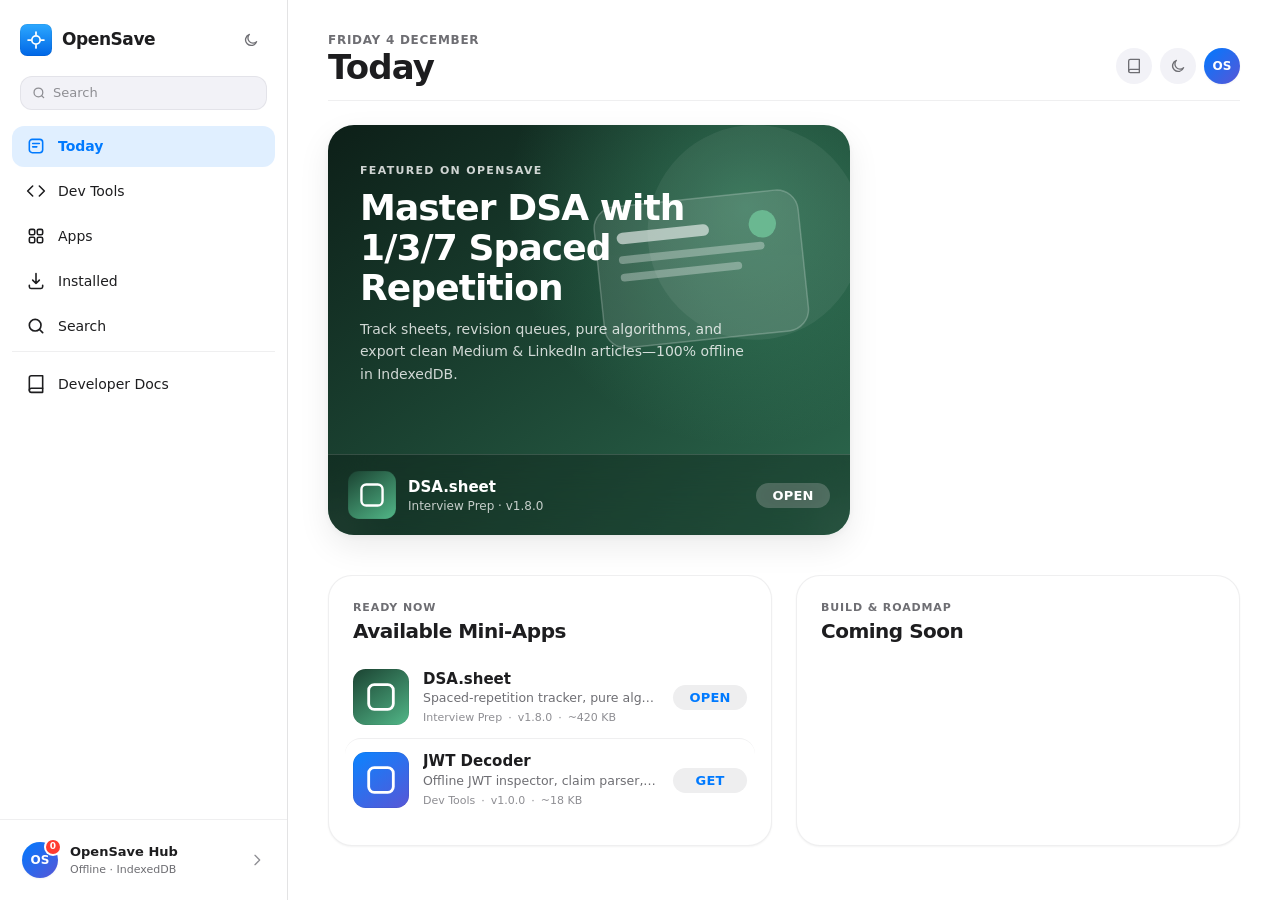
<file: index.html>
<!DOCTYPE html>
<html lang="en-IN" data-theme="light">
<head>
  <meta charset="UTF-8" />
  <meta name="viewport" content="width=device-width, initial-scale=1.0, viewport-fit=cover" />
  <meta name="theme-color" content="#ffffff" />
  <meta name="description" content="OpenSave — Free, offline-first productivity and developer mini-apps hub." />
  <title>OpenSave</title>
  <link rel="manifest" href="./manifest.webmanifest" />
  <link rel="icon" type="image/svg+xml" href="./icons/opensave-icon.svg" />

  <!-- 100% Local Offline Stylesheet (Zero CDN dependency) -->
  <link rel="stylesheet" href="./styles/appstore.css" />
  <link rel="stylesheet" href="./styles/devhub.css" />

  <style>
    /* =========================================================
       DESIGN TOKENS: LIGHT & DARK MODE (iOS / iPadOS / macOS)
       ========================================================= */
    :root {
      --bg-primary: #ffffff;
      --bg-secondary: #f2f2f7;
      --bg-elevated: #ffffff;
      --bg-grouped: #f5f5f7;
      --bg-glass: rgba(255, 255, 255, 0.78);
      --bg-glass-strong: rgba(248, 248, 250, 0.88);
      --bg-pill: #eeeeef;
      --bg-pill-hover: #e2e2e7;
      --text-primary: #1d1d1f;
      --text-secondary: #6e6e73;
      --text-tertiary: #8e8e93;
      --hairline: rgba(60, 60, 67, 0.14);
      --hairline-subtle: rgba(60, 60, 67, 0.08);
      --accent: #007aff;
      --accent-hover: #0066d6;
      --accent-soft: rgba(0, 122, 255, 0.12);
      --card-shadow: 0 12px 32px rgba(0, 0, 0, 0.08), 0 2px 6px rgba(0, 0, 0, 0.04);
      --card-shadow-hover: 0 18px 42px rgba(0, 0, 0, 0.13), 0 4px 10px rgba(0, 0, 0, 0.06);
      --modal-backdrop: rgba(0, 0, 0, 0.45);
      --star-color: #ff9500;
    }

    [data-theme="dark"] {
      --bg-primary: #000000;
      --bg-secondary: #1c1c1e;
      --bg-elevated: #1c1c1e;
      --bg-grouped: #141416;
      --bg-glass: rgba(28, 28, 30, 0.78);
      --bg-glass-strong: rgba(22, 22, 24, 0.9);
      --bg-pill: #2c2c2e;
      --bg-pill-hover: #3a3a3c;
      --text-primary: #f5f5f7;
      --text-secondary: #98989d;
      --text-tertiary: #6e6e73;
      --hairline: rgba(255, 255, 255, 0.14);
      --hairline-subtle: rgba(255, 255, 255, 0.08);
      --accent: #0a84ff;
      --accent-hover: #409cff;
      --accent-soft: rgba(10, 132, 255, 0.18);
      --card-shadow: 0 14px 36px rgba(0, 0, 0, 0.5), 0 2px 8px rgba(0, 0, 0, 0.35);
      --card-shadow-hover: 0 20px 48px rgba(0, 0, 0, 0.65), 0 4px 12px rgba(0, 0, 0, 0.45);
      --modal-backdrop: rgba(0, 0, 0, 0.72);
      --star-color: #ff9f0a;
    }

    html {
      scroll-behavior: smooth;
      -webkit-font-smoothing: antialiased;
      -moz-osx-font-smoothing: grayscale;
    }

    body {
      background-color: var(--bg-primary);
      color: var(--text-primary);
      font-family: -apple-system, BlinkMacSystemFont, "SF Pro Display", "SF Pro Text", "Inter", system-ui, sans-serif;
      transition: background-color 0.28s ease, color 0.28s ease;
    }

    .surface-primary { background-color: var(--bg-primary); }
    .surface-secondary { background-color: var(--bg-secondary); }
    .surface-elevated { background-color: var(--bg-elevated); }
    .surface-grouped { background-color: var(--bg-grouped); }
    .surface-glass {
      background-color: var(--bg-glass);
      backdrop-filter: blur(22px) saturate(180%);
      -webkit-backdrop-filter: blur(22px) saturate(180%);
    }
    .surface-glass-strong {
      background-color: var(--bg-glass-strong);
      backdrop-filter: blur(26px) saturate(190%);
      -webkit-backdrop-filter: blur(26px) saturate(190%);
    }
    .text-main { color: var(--text-primary); }
    .text-sub { color: var(--text-secondary); }
    .text-muted { color: var(--text-tertiary); }
    .border-hairline { border-color: var(--hairline); }
    .border-hairline-subtle { border-color: var(--hairline-subtle); }
    .accent-text { color: var(--accent); }
    .accent-bg { background-color: var(--accent); }

    .no-scrollbar::-webkit-scrollbar { display: none; }
    .no-scrollbar { -ms-overflow-style: none; scrollbar-width: none; }

    .squircle {
      border-radius: 22.5%;
      overflow: hidden;
      box-shadow: inset 0 0 0 0.5px rgba(0, 0, 0, 0.1);
    }

    .story-card {
      box-shadow: var(--card-shadow);
      transition: transform 0.35s cubic-bezier(0.22, 1, 0.36, 1), box-shadow 0.35s cubic-bezier(0.22, 1, 0.36, 1);
    }
    .story-card:hover {
      transform: translateY(-4px) scale(1.008);
      box-shadow: var(--card-shadow-hover);
    }
    .story-card:active { transform: scale(0.985); }

    .get-btn {
      background-color: var(--bg-pill);
      color: var(--accent);
      font-weight: 700;
      letter-spacing: 0.01em;
      transition: background-color 0.2s ease, transform 0.15s ease, color 0.2s ease;
    }
    .get-btn:hover { background-color: var(--bg-pill-hover); }
    .get-btn:active { transform: scale(0.95); }
    .get-btn-solid { background-color: var(--accent); color: #ffffff; }
    .get-btn-solid:hover { background-color: var(--accent-hover); }
    .get-btn-glass {
      background-color: rgba(255, 255, 255, 0.22);
      color: #ffffff;
      backdrop-filter: blur(12px);
    }
    .get-btn-glass:hover { background-color: rgba(255, 255, 255, 0.34); }

    .progress-ring-circle {
      transition: stroke-dashoffset 0.09s linear;
      transform: rotate(-90deg);
      transform-origin: 50% 50%;
    }

    .sidebar-item {
      color: var(--text-primary);
      transition: background-color 0.18s ease, color 0.18s ease;
    }
    .sidebar-item:hover { background-color: var(--bg-pill); }
    .sidebar-item[aria-current="page"] {
      background-color: var(--accent-soft);
      color: var(--accent);
      font-weight: 600;
    }

    .mobile-tab { color: var(--text-tertiary); transition: color 0.18s ease; }
    .mobile-tab[aria-current="page"] { color: var(--accent); }

    .cat-pill {
      background-color: var(--bg-pill);
      color: var(--text-primary);
      transition: background-color 0.2s ease, color 0.2s ease, transform 0.15s ease;
    }
    .cat-pill:hover { background-color: var(--bg-pill-hover); }
    .cat-pill[aria-pressed="true"] { background-color: var(--accent); color: #ffffff; }

    .modal-backdrop {
      background-color: var(--modal-backdrop);
      backdrop-filter: blur(10px);
      -webkit-backdrop-filter: blur(10px);
      transition: opacity 0.24s ease;
    }
    .modal-sheet {
      transition: transform 0.32s cubic-bezier(0.22, 1, 0.36, 1), opacity 0.24s ease;
    }

    @keyframes viewFadeIn {
      from { opacity: 0; transform: translateY(6px); }
      to { opacity: 1; transform: translateY(0); }
    }
    .view-enter { animation: viewFadeIn 0.26s cubic-bezier(0.22, 1, 0.36, 1); }

    .pb-safe-tab { padding-bottom: calc(5.5rem + env(safe-area-inset-bottom, 0px)); }
    @media (min-width: 768px) { .pb-safe-tab { padding-bottom: 3rem; } }
  </style>
</head>
<body class="overflow-x-hidden selection:bg-[#007aff] selection:text-white">

  <div class="min-h-screen flex">

    <!-- DESKTOP TRANSLUCENT LEFT SIDEBAR -->
    <aside
      aria-label="Primary Sidebar Navigation"
      class="hidden md:flex md:flex-col md:w-64 lg:w-72 shrink-0 sticky top-0 h-screen surface-glass border-r border-hairline z-30 select-none"
    >
      <div class="px-5 pt-6 pb-4">
        <div class="flex items-center justify-between mb-5">
          <div class="flex items-center gap-2.5">
            <div class="w-8 h-8 squircle flex items-center justify-center bg-gradient-to-b from-[#2ca8ff] to-[#0066e6] shadow-sm">
              <svg class="w-5 h-5 text-white" viewBox="0 0 24 24" fill="none" stroke="currentColor" stroke-width="2.1" stroke-linecap="round" aria-hidden="true">
                <circle cx="12" cy="12" r="5" />
                <path d="M12 2.5v3M12 18.5v3M2.5 12h3M18.5 12h3" />
              </svg>
            </div>
            <span class="text-[17px] font-bold tracking-tight text-main">OpenSave</span>
          </div>

          <button
            type="button"
            id="sidebarThemeToggle"
            class="w-8 h-8 rounded-full flex items-center justify-center text-sub hover:text-main hover:bg-black/5 dark:hover:bg-white/10 transition"
            aria-label="Toggle Light and Dark mode"
            title="Toggle appearance"
          >
            <span class="theme-icon-slot"></span>
          </button>
        </div>

        <div class="relative">
          <svg class="w-3.5 h-3.5 text-muted absolute left-3 top-1/2 -translate-y-1/2 pointer-events-none" fill="none" stroke="currentColor" stroke-width="2.2" viewBox="0 0 24 24" aria-hidden="true">
            <circle cx="11" cy="11" r="7.5" />
            <path stroke-linecap="round" d="M20 20l-3.8-3.8" />
          </svg>
          <input
            type="search"
            id="sidebarQuickSearch"
            placeholder="Search"
            aria-label="Quick search OpenSave apps"
            class="w-full pl-8 pr-3 py-1.5 rounded-xl text-[13px] surface-secondary text-main placeholder:text-muted border border-hairline-subtle focus:outline-none focus:ring-2 focus:ring-[#007aff]"
          />
        </div>
      </div>

      <nav class="flex-1 px-3 space-y-1 overflow-y-auto" id="desktopSidebarNav"></nav>

      <!-- Sidebar Footer: Account & Storage Profile Pill -->
      <div class="p-3 border-t border-hairline-subtle">
        <button
          type="button"
          id="sidebarAccountBtn"
          class="w-full flex items-center gap-3 p-2.5 rounded-2xl hover:bg-black/5 dark:hover:bg-white/5 transition text-left focus:outline-none focus-visible:ring-2 focus-visible:ring-[#007aff]"
          aria-label="Open Account, Storage and Updates"
        >
          <div class="relative shrink-0">
            <div class="w-9 h-9 rounded-full bg-gradient-to-br from-[#007aff] to-[#5856d6] text-white text-xs font-bold flex items-center justify-center shadow-sm">
              OS
            </div>
            <span id="sidebarUpdateDot" class="hidden absolute -top-0.5 -right-0.5 w-3.5 h-3.5 rounded-full bg-[#ff3b30] text-white text-[9px] font-bold flex items-center justify-center ring-2 ring-[var(--bg-primary)]"></span>
          </div>
          <div class="min-w-0 flex-1">
            <p class="text-[13px] font-semibold text-main truncate">OpenSave Hub</p>
            <p id="sidebarUpdatesLabel" class="text-[11px] text-sub truncate">Offline · IndexedDB</p>
          </div>
          <svg class="w-4 h-4 text-muted shrink-0" fill="none" stroke="currentColor" stroke-width="2" viewBox="0 0 24 24" aria-hidden="true">
            <path stroke-linecap="round" stroke-linejoin="round" d="M9 5l7 7-7 7" />
          </svg>
        </button>
      </div>
    </aside>

    <!-- MAIN CONTENT VIEWPORT -->
    <div class="flex-1 min-w-0 flex flex-col">
      <main id="mainContent" class="flex-1 w-full max-w-6xl mx-auto px-4 sm:px-6 lg:px-10 pt-5 sm:pt-8 pb-safe-tab"></main>
    </div>
  </div>

  <!-- MOBILE FROSTED-GLASS BOTTOM TAB BAR -->
  <nav
    aria-label="Mobile Tab Navigation"
    id="mobileBottomNav"
    class="md:hidden fixed bottom-0 inset-x-0 z-30 surface-glass-strong border-t border-hairline px-2 pt-1.5 pb-[calc(0.45rem+env(safe-area-inset-bottom,0px))] grid grid-cols-5"
  ></nav>

  <!-- APP DETAIL MODAL (PRODUCT SHEET) -->
  <div
    id="productModal"
    class="fixed inset-0 z-50 hidden items-end sm:items-center justify-center sm:p-6"
    role="dialog"
    aria-modal="true"
    aria-labelledby="detailAppTitle"
  >
    <div id="productModalBackdrop" class="modal-backdrop fixed inset-0 opacity-0"></div>
    <div
      id="productModalSheet"
      class="modal-sheet relative z-10 w-full max-w-3xl max-h-[92vh] sm:max-h-[88vh] overflow-y-auto surface-elevated rounded-t-[28px] sm:rounded-[28px] border border-hairline shadow-2xl opacity-0 translate-y-8 sm:translate-y-4 sm:scale-95"
    >
      <div class="sticky top-0 z-20 surface-glass border-b border-hairline-subtle px-5 py-3 flex items-center justify-between">
        <span id="detailSheetCategory" class="text-xs font-semibold uppercase tracking-wider text-sub">App Details</span>
        <button
          type="button"
          id="closeProductModalBtn"
          class="w-8 h-8 rounded-full surface-secondary text-sub hover:text-main flex items-center justify-center transition focus:outline-none focus-visible:ring-2 focus-visible:ring-[#007aff]"
          aria-label="Close App Details"
        >
          <svg class="w-4 h-4" fill="none" stroke="currentColor" stroke-width="2.4" viewBox="0 0 24 24" aria-hidden="true">
            <path stroke-linecap="round" d="M6 6l12 12M18 6L6 18" />
          </svg>
        </button>
      </div>
      <div id="productModalBody" class="p-5 sm:p-7 space-y-7"></div>
    </div>
  </div>

  <!-- ACCOUNT, STORAGE & UPDATES MODAL -->
  <div
    id="accountModal"
    class="fixed inset-0 z-50 hidden items-end sm:items-center justify-center sm:p-6"
    role="dialog"
    aria-modal="true"
    aria-labelledby="accountModalTitle"
  >
    <div id="accountModalBackdrop" class="modal-backdrop fixed inset-0 opacity-0"></div>
    <div
      id="accountModalSheet"
      class="modal-sheet relative z-10 w-full max-w-lg max-h-[90vh] overflow-y-auto surface-grouped rounded-t-[28px] sm:rounded-[28px] border border-hairline shadow-2xl opacity-0 translate-y-8 sm:translate-y-4 sm:scale-95"
    >
      <div class="sticky top-0 z-20 surface-glass border-b border-hairline-subtle px-5 py-3.5 flex items-center justify-between">
        <h2 id="accountModalTitle" class="text-[17px] font-bold tracking-tight text-main">Account &amp; Storage</h2>
        <button
          type="button"
          id="closeAccountModalBtn"
          class="text-[15px] font-semibold accent-text hover:opacity-80 transition px-2 py-1 rounded-lg focus:outline-none focus-visible:ring-2 focus-visible:ring-[#007aff]"
        >
          Done
        </button>
      </div>
      <div id="accountModalBody" class="p-5 space-y-6"></div>
    </div>
  </div>


  <!-- ADD APP (.ZIP SIDELOAD) MODAL -->
  <div
    id="addAppModal"
    class="fixed inset-0 z-50 hidden items-end sm:items-center justify-center sm:p-6"
    role="dialog"
    aria-modal="true"
    aria-labelledby="addAppModalTitle"
  >
    <div id="addAppModalBackdrop" class="modal-backdrop fixed inset-0 opacity-0"></div>
    <div
      id="addAppModalSheet"
      class="modal-sheet relative z-10 w-full max-w-lg max-h-[90vh] overflow-y-auto surface-grouped rounded-t-[28px] sm:rounded-[28px] border border-hairline shadow-2xl opacity-0 translate-y-8 sm:translate-y-4 sm:scale-95"
    >
      <div class="sticky top-0 z-20 surface-glass border-b border-hairline-subtle px-5 py-3.5 flex items-center justify-between">
        <h2 id="addAppModalTitle" class="text-[17px] font-bold tracking-tight text-main">Add Mini-App (.ZIP)</h2>
        <button
          type="button"
          id="closeAddAppModalBtn"
          class="text-[15px] font-semibold accent-text hover:opacity-80 transition px-2 py-1 rounded-lg"
        >
          Cancel
        </button>
      </div>
      <div id="addAppModalBody" class="p-5 space-y-6"></div>
    </div>
  </div>

  <!-- PUBLISH TO SERVER MODAL -->
  <div
    id="publishModal"
    class="fixed inset-0 z-50 hidden items-end sm:items-center justify-center sm:p-6"
    role="dialog"
    aria-modal="true"
    aria-labelledby="publishModalTitle"
  >
    <div id="publishModalBackdrop" class="modal-backdrop fixed inset-0 opacity-0"></div>
    <div
      id="publishModalSheet"
      class="modal-sheet relative z-10 w-full max-w-lg max-h-[90vh] overflow-y-auto surface-grouped rounded-t-[28px] sm:rounded-[28px] border border-hairline shadow-2xl opacity-0 translate-y-8 sm:translate-y-4 sm:scale-95"
    >
      <div class="sticky top-0 z-20 surface-glass border-b border-hairline-subtle px-5 py-3.5 flex items-center justify-between">
        <h2 id="publishModalTitle" class="text-[17px] font-bold tracking-tight text-main">Publish to OpenSave</h2>
        <button
          type="button"
          id="closePublishModalBtn"
          class="text-[15px] font-semibold accent-text hover:opacity-80 transition px-2 py-1 rounded-lg"
        >
          Close
        </button>
      </div>
      <div id="publishModalBody" class="p-5 space-y-6"></div>
    </div>
  </div>

  <!-- EMBEDDED MINI-APP WORKSPACE HOST -->
  <div id="workspaceHost" class="fixed inset-0 z-50 hidden flex-col surface-primary">
    <div class="h-12 px-4 surface-glass-strong border-b border-hairline flex items-center justify-between gap-3">
      <div class="flex items-center gap-3 min-w-0">
        <button
          type="button"
          id="closeWorkspaceBtn"
          class="get-btn px-3.5 py-1 rounded-full text-xs inline-flex items-center gap-1.5"
        >
          <svg class="w-3.5 h-3.5" fill="none" stroke="currentColor" stroke-width="2.4" viewBox="0 0 24 24"><path stroke-linecap="round" stroke-linejoin="round" d="M15 19l-7-7 7-7"/></svg>
          <span>OpenSave</span>
        </button>
        <span id="workspaceTitle" class="text-sm font-bold text-main truncate"></span>
        <span id="workspaceVer" class="text-[11px] text-sub hidden sm:inline"></span>
      </div>
      <button
        type="button"
        id="openWorkspaceTabBtn"
        class="get-btn px-3.5 py-1 rounded-full text-xs inline-flex items-center gap-1.5"
      >
        <span>Open in Tab</span>
        <svg class="w-3.5 h-3.5" fill="none" stroke="currentColor" stroke-width="2.2" viewBox="0 0 24 24"><path stroke-linecap="round" stroke-linejoin="round" d="M18 13v6a2 2 0 0 1-2 2H5a2 2 0 0 1-2-2V8a2 2 0 0 1 2-2h6M15 3h6v6M10 14 21 3"/></svg>
      </button>
    </div>
    <iframe id="workspaceFrame" class="flex-1 w-full border-0 surface-primary" title="Mini-App Workspace"></iframe>
  </div>

  <!-- SUBTLE FLOATING TOAST NOTIFICATION -->
  <div
    id="toastContainer"
    role="status"
    aria-live="polite"
    class="fixed top-5 left-1/2 -translate-x-1/2 z-[60] pointer-events-none opacity-0 -translate-y-3 transition-all duration-300"
  >
    <div class="px-4 py-2.5 rounded-full surface-glass-strong border border-hairline shadow-xl flex items-center gap-2.5 text-xs sm:text-[13px] font-semibold text-main">
      <span class="w-5 h-5 rounded-full bg-[#34c759]/15 text-[#34c759] flex items-center justify-center shrink-0">
        <svg class="w-3.5 h-3.5" fill="none" stroke="currentColor" stroke-width="2.5" viewBox="0 0 24 24" aria-hidden="true">
          <path stroke-linecap="round" stroke-linejoin="round" d="M5 13l4 4L19 7" />
        </svg>
      </span>
      <span id="toastMessage">Ready</span>
    </div>
  </div>

  <script type="module" src="./src/main.js"></script>
</body>
</html>
</file>
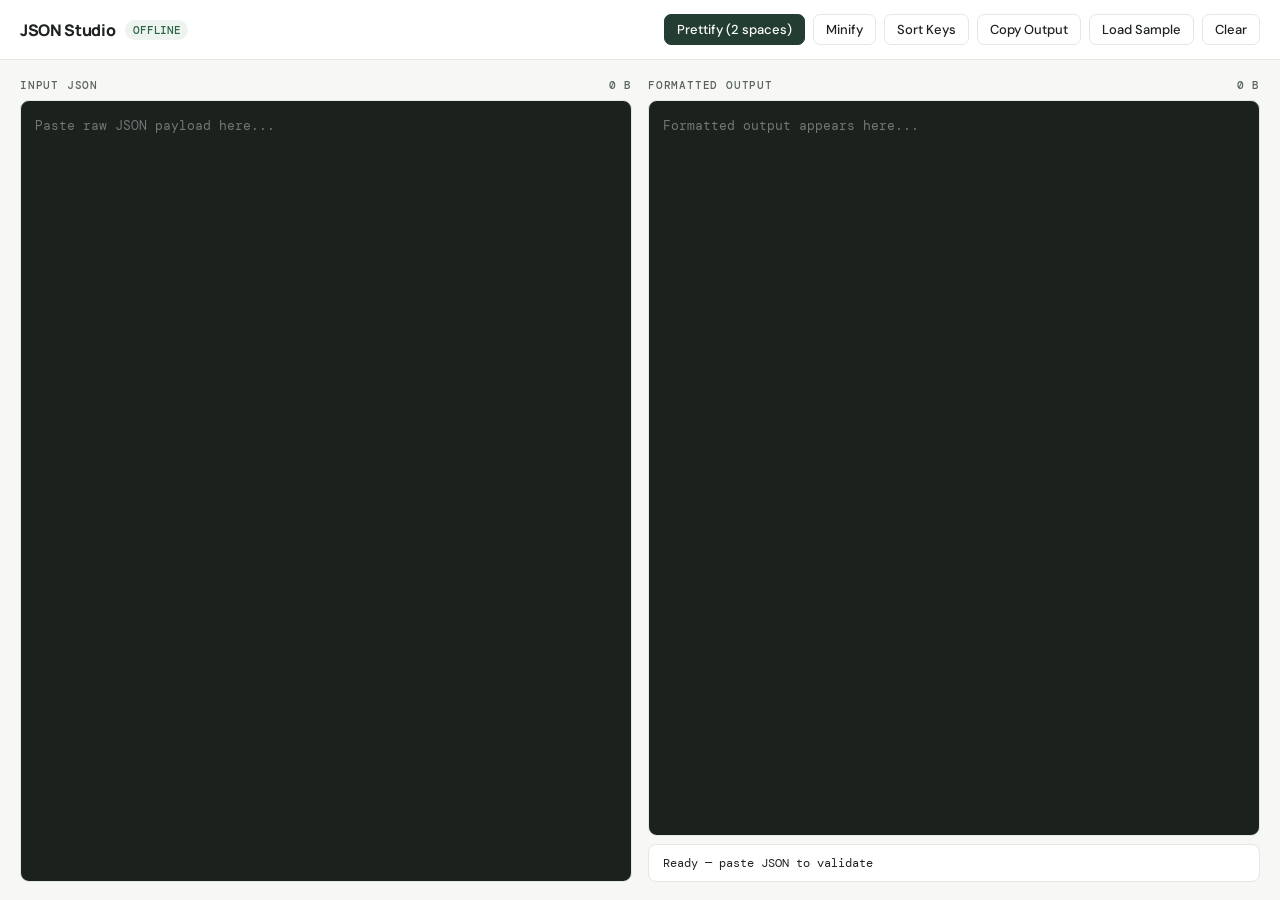
<file: apps/json-studio/index.html>
<!DOCTYPE html>
<html lang="en">
<head>
  <meta charset="utf-8">
  <meta name="viewport" content="width=device-width, initial-scale=1">
  <title>JSON Studio | OpenSave</title>
  <link rel="preconnect" href="https://fonts.googleapis.com">
  <link rel="preconnect" href="https://fonts.gstatic.com" crossorigin>
  <link href="https://fonts.googleapis.com/css2?family=DM+Mono:wght@400;500&family=DM+Sans:wght@400;500;600;700&family=Manrope:wght@600;700;800&display=swap" rel="stylesheet">
  <style>
    :root {
      --bg: #f7f8f6; --card: #ffffff; --ink: #1e231f; --mut: #59635a;
      --line: #e4e8e2; --acc: #243d32; --acc2: #2d6548; --soft: #edf3ee;
      --code-bg: #1b221e; --code-ink: #dce6dd; --err: #b91c1c; --ok: #2d7a4f;
    }
    :root[data-theme="dark"] {
      --bg: #111512; --card: #181e1a; --ink: #e8eee8; --mut: #94a396;
      --line: #28322b; --acc: #2d6548; --acc2: #6eb889; --soft: #1f2e24;
      --code-bg: #0e1310; --code-ink: #dce6dd; --err: #f87171; --ok: #6fb57f;
    }
    * { box-sizing: border-box; }
    body { margin: 0; background: var(--bg); color: var(--ink); font: 14px/1.6 'DM Sans', system-ui, sans-serif; min-height: 100vh; display: flex; flex-direction: column; }
    header { display: flex; align-items: center; justify-content: space-between; gap: 12px; padding: 14px 20px; border-bottom: 1px solid var(--line); background: var(--card); flex-wrap: wrap; }
    .title { display: flex; align-items: center; gap: 10px; font: 800 16px 'Manrope', sans-serif; letter-spacing: -0.02em; }
    .badge { font: 500 11px 'DM Mono', monospace; color: var(--acc2); background: var(--soft); padding: 3px 8px; border-radius: 99px; }
    .actions { display: flex; gap: 8px; flex-wrap: wrap; }
    .btn { border: 1px solid var(--line); background: var(--card); color: var(--ink); padding: 6px 12px; border-radius: 7px; font: 500 13px 'DM Sans', sans-serif; cursor: pointer; }
    .btn:hover { border-color: var(--acc2); color: var(--acc2); background: var(--soft); }
    .btn.p { background: var(--acc); border-color: var(--acc); color: #fff; }
    .btn.p:hover { background: var(--acc2); border-color: var(--acc2); color: #fff; }
    main { flex: 1; display: grid; grid-template-columns: 1fr 1fr; gap: 16px; padding: 18px 20px; max-width: 1280px; width: 100%; margin: 0 auto; }
    .pane { display: flex; flex-direction: column; gap: 8px; min-height: 460px; }
    .pane-head { display: flex; justify-content: space-between; align-items: center; font: 500 11px 'DM Mono', monospace; color: var(--mut); letter-spacing: 0.8px; }
    textarea { flex: 1; width: 100%; resize: none; padding: 14px; border-radius: 9px; border: 1px solid var(--line); background: var(--code-bg); color: var(--code-ink); font: 13px/1.65 'DM Mono', monospace; outline: none; }
    textarea:focus { border-color: var(--acc2); }
    .status { padding: 10px 14px; border-radius: 8px; border: 1px solid var(--line); background: var(--card); font: 12px 'DM Mono', monospace; display: flex; justify-content: space-between; gap: 12px; flex-wrap: wrap; }
    .status.ok { border-color: color-mix(in srgb, var(--ok) 45%, var(--line)); color: var(--ok); }
    .status.err { border-color: color-mix(in srgb, var(--err) 45%, var(--line)); color: var(--err); }
    @media (max-width: 800px) { main { grid-template-columns: 1fr; } .pane { min-height: 280px; } }
  </style>
</head>
<body>
  <header>
    <div class="title">JSON Studio <span class="badge">OFFLINE</span></div>
    <div class="actions">
      <button class="btn p" id="fmt">Prettify (2 spaces)</button>
      <button class="btn" id="min">Minify</button>
      <button class="btn" id="sort">Sort Keys</button>
      <button class="btn" id="copy">Copy Output</button>
      <button class="btn" id="sample">Load Sample</button>
      <button class="btn" id="clear">Clear</button>
    </div>
  </header>
  <main>
    <div class="pane">
      <div class="pane-head"><span>INPUT JSON</span><span id="in-size">0 B</span></div>
      <textarea id="input" spellcheck="false" placeholder="Paste raw JSON payload here..."></textarea>
    </div>
    <div class="pane">
      <div class="pane-head"><span>FORMATTED OUTPUT</span><span id="out-size">0 B</span></div>
      <textarea id="output" spellcheck="false" readonly placeholder="Formatted output appears here..."></textarea>
      <div class="status" id="status"><span>Ready — paste JSON to validate</span><span id="stats"></span></div>
    </div>
  </main>
  <script type="module">
    import { OpenSaveStorage, connectToHub } from "../../packages/sdk/opensave-sdk.js";

    const store = new OpenSaveStorage("json-studio");
    const $ = (id) => document.getElementById(id);
    const input = $("input"), output = $("output"), status = $("status"), stats = $("stats");

    const applyTheme = (t) => {
      document.documentElement.dataset.theme = t || (matchMedia("(prefers-color-scheme:dark)").matches ? "dark" : "light");
    };
    applyTheme(localStorage.getItem("opensave-theme"));
    connectToHub({ onTheme: applyTheme });

    const fmtBytes = (str) => {
      const b = new Blob([str]).size;
      return b < 1024 ? `${b} B` : `${(b / 1024).toFixed(1)} KB`;
    };

    const sortObj = (v) => {
      if (Array.isArray(v)) return v.map(sortObj);
      if (v && typeof v === "object") {
        return Object.keys(v).sort().reduce((acc, k) => { acc[k] = sortObj(v[k]); return acc; }, {});
      }
      return v;
    };

    const countKeys = (v) => {
      if (Array.isArray(v)) return v.reduce((a, x) => a + countKeys(x), 0);
      if (v && typeof v === "object") return Object.keys(v).length + Object.values(v).reduce((a, x) => a + countKeys(x), 0);
      return 0;
    };

    function run(mode = "pretty") {
      const raw = input.value;
      $("in-size").textContent = fmtBytes(raw);
      store.set("lastInput", raw).catch(() => {});
      if (!raw.trim()) {
        output.value = "";
        $("out-size").textContent = "0 B";
        status.className = "status";
        status.firstElementChild.textContent = "Ready — paste JSON to validate";
        stats.textContent = "";
        return;
      }
      try {
        let parsed = JSON.parse(raw);
        if (mode === "sort") parsed = sortObj(parsed);
        const formatted = mode === "min" ? JSON.stringify(parsed) : JSON.stringify(parsed, null, 2);
        output.value = formatted;
        $("out-size").textContent = fmtBytes(formatted);
        status.className = "status ok";
        status.firstElementChild.textContent = "Valid JSON";
        const type = Array.isArray(parsed) ? `Array(${parsed.length})` : typeof parsed === "object" && parsed ? `Object(${Object.keys(parsed).length} top keys)` : typeof parsed;
        stats.textContent = `${type} · ${countKeys(parsed)} total keys`;
      } catch (e) {
        status.className = "status err";
        status.firstElementChild.textContent = e.message;
        stats.textContent = "";
      }
    }

    input.addEventListener("input", () => run("pretty"));
    $("fmt").onclick = () => run("pretty");
    $("min").onclick = () => run("min");
    $("sort").onclick = () => run("sort");
    $("clear").onclick = () => { input.value = ""; run(); };
    $("sample").onclick = () => {
      input.value = JSON.stringify({
        platform: "OpenSave",
        offlineFirst: true,
        miniApps: ["DSA.sheet", "JSON Studio"],
        limits: { priceINR: 0, cloudSyncReady: true }
      });
      run("pretty");
    };
    $("copy").onclick = () => {
      if (!output.value) return;
      navigator.clipboard?.writeText(output.value).then(() => {
        $("copy").textContent = "Copied";
        setTimeout(() => ($("copy").textContent = "Copy Output"), 1400);
      });
    };

    store.get("lastInput").then((saved) => {
      if (saved) { input.value = saved; run("pretty"); }
    }).catch(() => {});
  </script>
</body>
</html>
</file>
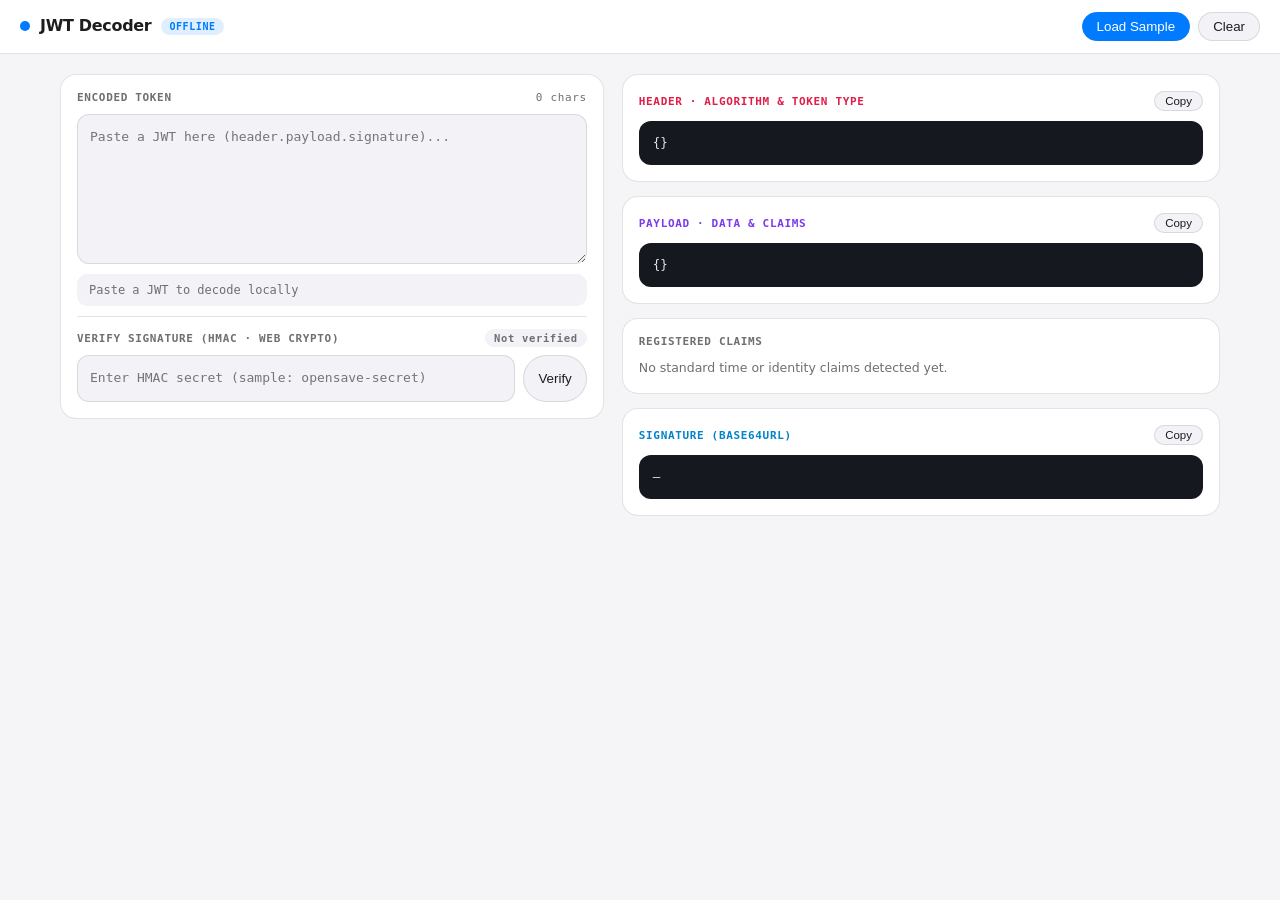
<file: apps/jwt-decoder/index.html>
<!DOCTYPE html>
<html lang="en">
<head>
  <meta charset="utf-8">
  <meta name="viewport" content="width=device-width, initial-scale=1, viewport-fit=cover">
  <title>JWT Decoder | OpenSave</title>
  <link rel="stylesheet" href="./styles/app.css">
</head>
<body>
  <header class="topbar">
    <div class="brand">
      <span class="dot"></span>
      <h1>JWT Decoder</h1>
      <span class="pill">OFFLINE</span>
    </div>
    <div class="actions">
      <button type="button" class="btn primary" id="sampleBtn">Load Sample</button>
      <button type="button" class="btn" id="clearBtn">Clear</button>
    </div>
  </header>

  <main class="layout">
    <section class="panel input-panel">
      <div class="panel-head">
        <span>ENCODED TOKEN</span>
        <span id="tokenMeta" class="meta">0 chars</span>
      </div>
      <textarea id="tokenInput" spellcheck="false" placeholder="Paste a JWT here (header.payload.signature)..."></textarea>

      <div id="tokenPreview" class="token-preview" aria-label="Color-coded JWT segments"></div>

      <div id="statusBar" class="status-bar">
        <span id="statusText">Paste a JWT to decode locally</span>
        <span id="algBadge" class="badge" hidden></span>
      </div>

      <div class="verify-box">
        <div class="panel-head">
          <span>VERIFY SIGNATURE (HMAC · WEB CRYPTO)</span>
          <span id="verifyStatus" class="verify-pill">Not verified</span>
        </div>
        <div class="verify-row">
          <input id="secretInput" type="text" spellcheck="false" placeholder="Enter HMAC secret (sample: opensave-secret)">
          <button type="button" class="btn" id="verifyBtn">Verify</button>
        </div>
      </div>
    </section>

    <section class="decoded-col">
      <div class="panel">
        <div class="panel-head">
          <span class="c-header">HEADER · ALGORITHM &amp; TOKEN TYPE</span>
          <button type="button" class="btn sm" id="copyHeaderBtn">Copy</button>
        </div>
        <pre id="headerOut" class="code-out">{}</pre>
      </div>

      <div class="panel">
        <div class="panel-head">
          <span class="c-payload">PAYLOAD · DATA &amp; CLAIMS</span>
          <button type="button" class="btn sm" id="copyPayloadBtn">Copy</button>
        </div>
        <pre id="payloadOut" class="code-out">{}</pre>
      </div>

      <div class="panel">
        <div class="panel-head">
          <span>REGISTERED CLAIMS</span>
          <span id="expBadge" class="badge" hidden></span>
        </div>
        <div id="claimsList" class="claims-list">
          <p class="empty">No standard time or identity claims detected yet.</p>
        </div>
      </div>

      <div class="panel">
        <div class="panel-head">
          <span class="c-sig">SIGNATURE (BASE64URL)</span>
          <button type="button" class="btn sm" id="copySigBtn">Copy</button>
        </div>
        <pre id="sigOut" class="code-out sig-out">—</pre>
      </div>
    </section>
  </main>

  <script type="module" src="./src/main.js"></script>
</body>
</html>
</file>
<file: styles/appstore.css>
/* OpenSave Local Offline-First Utility Stylesheet (Zero CDN dependency) */
*, ::before, ::after { box-sizing: border-box; border-width: 0; border-style: solid; border-color: var(--hairline); }
html { line-height: 1.5; -webkit-text-size-adjust: 100%; }
body { margin: 0; line-height: inherit; }
h1, h2, h3, h4, h5, h6 { font-size: inherit; font-weight: inherit; margin: 0; }
p, ul, ol, figure { margin: 0; }
ul, ol { list-style: none; padding: 0; }
button, input, select, textarea { font-family: inherit; font-size: 100%; line-height: inherit; color: inherit; margin: 0; padding: 0; }
button, [role="button"] { cursor: pointer; background-color: transparent; background-image: none; }
img, svg { display: block; vertical-align: middle; }
::selection { background-color: #007aff; color: #ffffff; }

/* Layout & Display */
.hidden { display: none; }
.block { display: block; }
.inline-block { display: inline-block; }
.flex { display: flex; }
.inline-flex { display: inline-flex; }
.grid { display: grid; }
.flex-1 { flex: 1 1 0%; }
.flex-col { flex-direction: column; }
.flex-wrap { flex-wrap: wrap; }
.shrink-0 { flex-shrink: 0; }
.items-start { align-items: flex-start; }
.items-end { align-items: flex-end; }
.items-center { align-items: center; }
.items-stretch { align-items: stretch; }
.justify-center { justify-content: center; }
.justify-between { justify-content: space-between; }
.self-start { align-self: flex-start; }
.grid-cols-1 { grid-template-columns: repeat(1, minmax(0, 1fr)); }
.grid-cols-5 { grid-template-columns: repeat(5, minmax(0, 1fr)); }

/* Position & Z-index */
.relative { position: relative; }
.absolute { position: absolute; }
.fixed { position: fixed; }
.sticky { position: sticky; }
.inset-0 { inset: 0; }
.inset-x-0 { left: 0; right: 0; }
.top-0 { top: 0; }
.top-1\/2 { top: 50%; }
.top-5 { top: 1.25rem; }
.-top-0\.5 { top: -0.125rem; }
.bottom-0 { bottom: 0; }
.left-1\/2 { left: 50%; }
.left-3 { left: 0.75rem; }
.left-4 { left: 1rem; }
.right-3 { right: 0.75rem; }
.-right-0\.5 { right: -0.125rem; }
.z-10 { z-index: 10; }
.z-20 { z-index: 20; }
.z-30 { z-index: 30; }
.z-50 { z-index: 50; }
.z-\[60\] { z-index: 60; }

/* Sizing */
.w-full { width: 100%; }
.w-2 { width: 0.5rem; }
.w-3\.5 { width: 0.875rem; }
.w-4 { width: 1rem; }
.w-5 { width: 1.25rem; }
.w-7 { width: 1.75rem; }
.w-8 { width: 2rem; }
.w-9 { width: 2.25rem; }
.w-10 { width: 2.5rem; }
.w-11 { width: 2.75rem; }
.w-12 { width: 3rem; }
.w-14 { width: 3.5rem; }
.w-20 { width: 5rem; }
.w-\[74px\] { width: 74px; }
.min-w-0 { min-width: 0; }
.min-w-\[74px\] { min-width: 74px; }
.max-w-md { max-width: 28rem; }
.max-w-lg { max-width: 32rem; }
.max-w-xl { max-width: 36rem; }
.max-w-3xl { max-width: 48rem; }
.max-w-6xl { max-width: 72rem; }
.h-full { height: 100%; }
.h-screen { height: 100vh; }
.h-2 { height: 0.5rem; }
.h-3 { height: 0.75rem; }
.h-3\.5 { height: 0.875rem; }
.h-4 { height: 1rem; }
.h-5 { height: 1.25rem; }
.h-7 { height: 1.75rem; }
.h-8 { height: 2rem; }
.h-9 { height: 2.25rem; }
.h-10 { height: 2.5rem; }
.h-11 { height: 2.75rem; }
.h-12 { height: 3rem; }
.h-14 { height: 3.5rem; }
.h-20 { height: 5rem; }
.h-32 { height: 8rem; }
.h-\[30px\] { height: 30px; }
.min-h-screen { min-height: 100vh; }
.min-h-\[380px\] { min-height: 380px; }
.max-h-\[90vh\] { max-height: 90vh; }
.max-h-\[92vh\] { max-height: 92vh; }

/* Spacing */
.p-1 { padding: 0.25rem; }
.p-2\.5 { padding: 0.625rem; }
.p-3 { padding: 0.75rem; }
.p-4 { padding: 1rem; }
.p-5 { padding: 1.25rem; }
.p-6 { padding: 1.5rem; }
.p-7 { padding: 1.75rem; }
.px-1 { padding-left: 0.25rem; padding-right: 0.25rem; }
.px-2 { padding-left: 0.5rem; padding-right: 0.5rem; }
.px-2\.5 { padding-left: 0.625rem; padding-right: 0.625rem; }
.px-3 { padding-left: 0.75rem; padding-right: 0.75rem; }
.px-3\.5 { padding-left: 0.875rem; padding-right: 0.875rem; }
.px-4 { padding-left: 1rem; padding-right: 1rem; }
.px-5 { padding-left: 1.25rem; padding-right: 1.25rem; }
.px-6 { padding-left: 1.5rem; padding-right: 1.5rem; }
.py-1 { padding-top: 0.25rem; padding-bottom: 0.25rem; }
.py-1\.5 { padding-top: 0.375rem; padding-bottom: 0.375rem; }
.py-2 { padding-top: 0.5rem; padding-bottom: 0.5rem; }
.py-2\.5 { padding-top: 0.625rem; padding-bottom: 0.625rem; }
.py-3 { padding-top: 0.75rem; padding-bottom: 0.75rem; }
.py-3\.5 { padding-top: 0.875rem; padding-bottom: 0.875rem; }
.py-4 { padding-top: 1rem; padding-bottom: 1rem; }
.py-5 { padding-top: 1.25rem; padding-bottom: 1.25rem; }
.py-6 { padding-top: 1.5rem; padding-bottom: 1.5rem; }
.py-14 { padding-top: 3.5rem; padding-bottom: 3.5rem; }
.py-16 { padding-top: 4rem; padding-bottom: 4rem; }
.pt-1\.5 { padding-top: 0.375rem; }
.pt-3 { padding-top: 0.75rem; }
.pt-4 { padding-top: 1rem; }
.pt-5 { padding-top: 1.25rem; }
.pt-6 { padding-top: 1.5rem; }
.pb-4 { padding-bottom: 1rem; }
.pb-\[calc\(0\.45rem\+env\(safe-area-inset-bottom\,0px\)\)\] { padding-bottom: calc(0.45rem + env(safe-area-inset-bottom, 0px)); }
.pl-5 { padding-left: 1.25rem; }
.pl-8 { padding-left: 2rem; }
.pl-11 { padding-left: 2.75rem; }
.pr-3 { padding-right: 0.75rem; }
.pr-20 { padding-right: 5rem; }
.mx-auto { margin-left: auto; margin-right: auto; }
.-mx-2 { margin-left: -0.5rem; margin-right: -0.5rem; }
.mt-0\.5 { margin-top: 0.125rem; }
.mt-1 { margin-top: 0.25rem; }
.mt-1\.5 { margin-top: 0.375rem; }
.mt-2 { margin-top: 0.5rem; }
.mt-2\.5 { margin-top: 0.625rem; }
.mt-3\.5 { margin-top: 0.875rem; }
.mt-4 { margin-top: 1rem; }
.mt-5 { margin-top: 1.25rem; }
.mb-0\.5 { margin-bottom: 0.125rem; }
.mb-1\.5 { margin-bottom: 0.375rem; }
.mb-2 { margin-bottom: 0.5rem; }
.mb-2\.5 { margin-bottom: 0.625rem; }
.mb-3 { margin-bottom: 0.75rem; }
.mb-4 { margin-bottom: 1rem; }
.mb-5 { margin-bottom: 1.25rem; }
.mb-6 { margin-bottom: 1.5rem; }
.mb-7 { margin-bottom: 1.75rem; }
.mb-8 { margin-bottom: 2rem; }
.mb-9 { margin-bottom: 2.25rem; }
.mb-10 { margin-bottom: 2.5rem; }

/* Gaps & Space-Y & Dividers */
.gap-0\.5 { gap: 0.125rem; }
.gap-1\.5 { gap: 0.375rem; }
.gap-2 { gap: 0.5rem; }
.gap-2\.5 { gap: 0.625rem; }
.gap-3 { gap: 0.75rem; }
.gap-3\.5 { gap: 0.875rem; }
.gap-4 { gap: 1rem; }
.gap-6 { gap: 1.5rem; }
.gap-x-8 { column-gap: 2rem; }
.space-y-1 > :not([hidden]) ~ :not([hidden]) { margin-top: 0.25rem; }
.space-y-3\.5 > :not([hidden]) ~ :not([hidden]) { margin-top: 0.875rem; }
.space-y-6 > :not([hidden]) ~ :not([hidden]) { margin-top: 1.5rem; }
.space-y-7 > :not([hidden]) ~ :not([hidden]) { margin-top: 1.75rem; }
.divide-y > :not([hidden]) ~ :not([hidden]) { border-top-width: 1px; }
.divide-x > :not([hidden]) ~ :not([hidden]) { border-left-width: 1px; }
.divide-\[var\(--hairline-subtle\)\] > :not([hidden]) ~ :not([hidden]) { border-color: var(--hairline-subtle); }

/* Typography */
.text-\[9px\] { font-size: 9px; }
.text-\[10px\] { font-size: 10px; }
.text-\[11px\] { font-size: 11px; }
.text-\[12px\] { font-size: 12px; }
.text-\[12\.5px\] { font-size: 12.5px; }
.text-\[13px\] { font-size: 13px; }
.text-\[14px\] { font-size: 14px; }
.text-\[15px\] { font-size: 15px; }
.text-\[17px\] { font-size: 17px; }
.text-xs { font-size: 0.75rem; line-height: 1rem; }
.text-sm { font-size: 0.875rem; line-height: 1.25rem; }
.text-base { font-size: 1rem; line-height: 1.5rem; }
.text-lg { font-size: 1.125rem; line-height: 1.75rem; }
.text-xl { font-size: 1.25rem; line-height: 1.75rem; }
.text-2xl { font-size: 1.5rem; line-height: 2rem; }
.text-3xl { font-size: 1.875rem; line-height: 2.25rem; }
.font-medium { font-weight: 500; }
.font-semibold { font-weight: 600; }
.font-bold { font-weight: 700; }
.font-extrabold { font-weight: 800; }
.leading-none { line-height: 1; }
.leading-tight { line-height: 1.25; }
.leading-snug { line-height: 1.375; }
.leading-relaxed { line-height: 1.625; }
.leading-\[1\.06\] { line-height: 1.06; }
.leading-\[1\.08\] { line-height: 1.08; }
.leading-\[1\.1\] { line-height: 1.1; }
.tracking-tight { letter-spacing: -0.025em; }
.tracking-wider { letter-spacing: 0.05em; }
.tracking-\[0\.06em\] { letter-spacing: 0.06em; }
.tracking-\[0\.08em\] { letter-spacing: 0.08em; }
.tracking-\[0\.12em\] { letter-spacing: 0.12em; }
.uppercase { text-transform: uppercase; }
.text-left { text-align: left; }
.text-center { text-align: center; }
.truncate { overflow: hidden; text-overflow: ellipsis; white-space: nowrap; }
.line-clamp-2 { display: -webkit-box; -webkit-line-clamp: 2; -webkit-box-orient: vertical; overflow: hidden; }
.line-clamp-3 { display: -webkit-box; -webkit-line-clamp: 3; -webkit-box-orient: vertical; overflow: hidden; }
.list-disc { list-style-type: disc; }

/* Colors & Gradients */
.text-white { color: #ffffff; }
.text-white\/75 { color: rgba(255, 255, 255, 0.75); }
.text-white\/80 { color: rgba(255, 255, 255, 0.8); }
.text-white\/85 { color: rgba(255, 255, 255, 0.85); }
.text-\[\#1d1d1f\] { color: #1d1d1f; }
.text-\[\#34c759\] { color: #34c759; }
.text-\[\#ff3b30\] { color: #ff3b30; }
.placeholder\:text-muted::placeholder { color: var(--text-tertiary); }
.bg-white { background-color: #ffffff; }
.bg-white\/10 { background-color: rgba(255, 255, 255, 0.1); }
.bg-black\/25 { background-color: rgba(0, 0, 0, 0.25); }
.bg-black\/30 { background-color: rgba(0, 0, 0, 0.3); }
.bg-\[\#ff3b30\] { background-color: #ff3b30; }
.bg-\[\#34c759\] { background-color: #34c759; }
.bg-\[\#34c759\]\/15 { background-color: rgba(52, 199, 89, 0.15); }
.bg-\[\#007aff\]\/15 { background-color: rgba(0, 122, 255, 0.15); }
.bg-gradient-to-b.from-\[\#2ca8ff\].to-\[\#0066e6\] { background-image: linear-gradient(to bottom, #2ca8ff, #0066e6); }
.bg-gradient-to-br.from-\[\#007aff\].to-\[\#5856d6\] { background-image: linear-gradient(to bottom right, #007aff, #5856d6); }

/* Borders, Radius, Shadows & Blur */
.border { border-width: 1px; }
.border-0 { border-width: 0; }
.border-t { border-top-width: 1px; }
.border-b { border-bottom-width: 1px; }
.border-r { border-right-width: 1px; }
.border-y { border-top-width: 1px; border-bottom-width: 1px; }
.border-white\/15 { border-color: rgba(255, 255, 255, 0.15); }
.rounded-lg { border-radius: 0.5rem; }
.rounded-xl { border-radius: 0.75rem; }
.rounded-2xl { border-radius: 1rem; }
.rounded-\[24px\] { border-radius: 24px; }
.rounded-\[26px\] { border-radius: 26px; }
.rounded-\[28px\] { border-radius: 28px; }
.rounded-t-\[28px\] { border-top-left-radius: 28px; border-top-right-radius: 28px; }
.rounded-full { border-radius: 9999px; }
.shadow-sm { box-shadow: 0 1px 2px 0 rgba(0, 0, 0, 0.05); }
.shadow-xl { box-shadow: 0 20px 25px -5px rgba(0, 0, 0, 0.12), 0 8px 10px -6px rgba(0, 0, 0, 0.08); }
.shadow-2xl { box-shadow: 0 25px 50px -12px rgba(0, 0, 0, 0.28); }
.ring-2 { box-shadow: 0 0 0 2px var(--tw-ring-color, #007aff); }
.ring-\[var\(--bg-primary\)\] { --tw-ring-color: var(--bg-primary); }
.backdrop-blur-md { backdrop-filter: blur(12px); -webkit-backdrop-filter: blur(12px); }
.backdrop-blur-xl { backdrop-filter: blur(24px); -webkit-backdrop-filter: blur(24px); }

/* Effects, Transforms & Interactions */
.opacity-0 { opacity: 0; }
.opacity-55 { opacity: 0.55; }
.opacity-90 { opacity: 0.9; }
.opacity-100 { opacity: 1; }
.overflow-hidden { overflow: hidden; }
.overflow-x-hidden { overflow-x: hidden; }
.overflow-x-auto { overflow-x: auto; }
.overflow-y-auto { overflow-y: auto; }
.select-none { user-select: none; }
.pointer-events-none { pointer-events: none; }
.cursor-pointer { cursor: pointer; }
.cursor-not-allowed { cursor: not-allowed; }
.transition { transition: all 0.15s cubic-bezier(0.4, 0, 0.2, 1); }
.transition-all { transition-property: all; transition-timing-function: cubic-bezier(0.4, 0, 0.2, 1); }
.duration-300 { transition-duration: 300ms; }
.-translate-x-1\/2 { transform: translateX(-50%); }
.-translate-y-1\/2 { transform: translateY(-50%); }
.-translate-y-3 { transform: translate(-50%, -0.75rem); }
.translate-y-0 { transform: translateY(0); }
#toastContainer.translate-y-0 { transform: translate(-50%, 0); }
.translate-y-8 { transform: translateY(2rem); }

/* Hover & Focus States */
.hover\:text-main:hover { color: var(--text-primary); }
.hover\:underline:hover { text-decoration: underline; }
.hover\:opacity-80:hover { opacity: 0.8; }
.hover\:opacity-90:hover { opacity: 0.9; }
.hover\:bg-white\/90:hover { background-color: rgba(255, 255, 255, 0.9); }
.hover\:bg-black\/5:hover { background-color: rgba(0, 0, 0, 0.05); }
.hover\:bg-black\/\[0\.03\]:hover { background-color: rgba(0, 0, 0, 0.03); }
[data-theme="dark"] .dark\:hover\:bg-white\/5:hover { background-color: rgba(255, 255, 255, 0.05); }
[data-theme="dark"] .dark\:hover\:bg-white\/10:hover { background-color: rgba(255, 255, 255, 0.1); }
[data-theme="dark"] .dark\:hover\:bg-white\/\[0\.04\]:hover { background-color: rgba(255, 255, 255, 0.04); }
.focus\:outline-none:focus { outline: none; }
.focus\:ring-2:focus { box-shadow: 0 0 0 2px #007aff; }
.focus-visible\:ring-2:focus-visible { outline: none; box-shadow: 0 0 0 2px #007aff; }

/* Responsive: sm (>= 640px) */
@media (min-width: 640px) {
  .sm\:inline { display: inline; }
  .sm\:grid-cols-2 { grid-template-columns: repeat(2, minmax(0, 1fr)); }
  .sm\:items-center { align-items: center; }
  .sm\:gap-5 { gap: 1.25rem; }
  .sm\:p-6 { padding: 1.5rem; }
  .sm\:p-7 { padding: 1.75rem; }
  .sm\:p-8 { padding: 2rem; }
  .sm\:p-9 { padding: 2.25rem; }
  .sm\:px-6 { padding-left: 1.5rem; padding-right: 1.5rem; }
  .sm\:pt-8 { padding-top: 2rem; }
  .sm\:w-24 { width: 6rem; }
  .sm\:h-24 { height: 6rem; }
  .sm\:min-h-\[410px\] { min-height: 410px; }
  .sm\:max-h-\[88vh\] { max-height: 88vh; }
  .sm\:rounded-\[28px\] { border-radius: 28px; }
  .sm\:text-xs { font-size: 0.75rem; line-height: 1rem; }
  .sm\:text-\[13px\] { font-size: 13px; }
  .sm\:text-2xl { font-size: 1.5rem; line-height: 2rem; }
  .sm\:text-3xl { font-size: 1.875rem; line-height: 2.25rem; }
  .sm\:text-4xl { font-size: 2.25rem; line-height: 2.5rem; }
  .sm\:text-\[34px\] { font-size: 34px; }
  .sm\:translate-y-4 { transform: translateY(1rem); }
  .sm\:scale-95 { transform: translateY(1rem) scale(0.95); }
  .sm\:scale-100 { transform: translateY(0) scale(1); }
}

/* Responsive: md (>= 768px) */
@media (min-width: 768px) {
  .md\:hidden { display: none; }
  .md\:flex { display: flex; }
  .md\:flex-col { flex-direction: column; }
  .md\:w-64 { width: 16rem; }
  .md\:grid-cols-2 { grid-template-columns: repeat(2, minmax(0, 1fr)); }
  .md\:divide-y-0 > :not([hidden]) ~ :not([hidden]) { border-top-width: 0; }
}

/* Responsive: lg (>= 1024px) */
@media (min-width: 1024px) {
  .lg\:w-72 { width: 18rem; }
  .lg\:px-10 { padding-left: 2.5rem; padding-right: 2.5rem; }
  .lg\:grid-cols-2 { grid-template-columns: repeat(2, minmax(0, 1fr)); }
  .lg\:grid-cols-12 { grid-template-columns: repeat(12, minmax(0, 1fr)); }
  .lg\:col-span-5 { grid-column: span 5 / span 5; }
  .lg\:col-span-7 { grid-column: span 7 / span 7; }
}
</file>
<file: styles/devhub.css>
/* OpenSave Developer Docs, ZIP Sideload Modal & Publish Modal */
.docs-stack {
  display: grid;
  gap: 20px;
}

.docs-step-head {
  display: flex;
  align-items: flex-start;
  gap: 14px;
  margin-bottom: 14px;
  flex-wrap: wrap;
}

.docs-step-num {
  width: 32px;
  height: 32px;
  border-radius: 10px;
  background: var(--accent-soft);
  color: var(--accent);
  font-size: 12px;
  font-weight: 800;
  display: inline-flex;
  align-items: center;
  justify-content: center;
  flex-shrink: 0;
}

.docs-code-wrap {
  background: #111318;
  color: #e5e7eb;
  border-radius: 16px;
  border: 1px solid var(--hairline-subtle);
  overflow-x: auto;
  margin-bottom: 14px;
}

.docs-pre {
  margin: 0;
  padding: 16px 18px;
  font-family: ui-monospace, SFMono-Regular, Menlo, Monaco, Consolas, monospace;
  font-size: 12.5px;
  line-height: 1.65;
  white-space: pre;
}

.docs-bullets {
  list-style: disc;
  padding-left: 20px;
  display: grid;
  gap: 7px;
  font-size: 13.5px;
  color: var(--text-secondary);
  line-height: 1.55;
}

.docs-bullets strong {
  color: var(--text-primary);
}

.docs-bullets code,
.docs-table code,
.docs-step-head code {
  font-family: ui-monospace, SFMono-Regular, Menlo, monospace;
  font-size: 12px;
  padding: 2px 6px;
  border-radius: 6px;
  background: var(--bg-pill);
  color: var(--text-primary);
}

.docs-table-wrap {
  overflow-x: auto;
  border: 1px solid var(--hairline-subtle);
  border-radius: 14px;
}

.docs-table {
  width: 100%;
  border-collapse: collapse;
  font-size: 13px;
  text-align: left;
}

.docs-table th {
  background: var(--bg-secondary);
  color: var(--text-secondary);
  font-size: 11px;
  font-weight: 700;
  text-transform: uppercase;
  letter-spacing: 0.05em;
  padding: 10px 14px;
  border-bottom: 1px solid var(--hairline-subtle);
}

.docs-table td {
  padding: 10px 14px;
  border-bottom: 1px solid var(--hairline-subtle);
  color: var(--text-secondary);
  vertical-align: top;
}

.docs-table tr:last-child td {
  border-bottom: 0;
}

/* ZIP Dropzone */
.zip-dropzone {
  border: 2px dashed var(--hairline);
  border-radius: 20px;
  padding: 26px 20px;
  text-align: center;
  background: var(--bg-secondary);
  cursor: pointer;
  transition: border-color 0.18s ease, background-color 0.18s ease;
}

.zip-dropzone:hover,
.zip-dropzone.drag-active {
  border-color: var(--accent);
  background: var(--accent-soft);
}

.zip-input-grid {
  display: grid;
  grid-template-columns: 1fr 1fr;
  gap: 12px;
}

@media (max-width: 560px) {
  .zip-input-grid {
    grid-template-columns: 1fr;
  }
}

.os-field {
  display: flex;
  flex-direction: column;
  gap: 5px;
}

.os-field label {
  font-size: 11.5px;
  font-weight: 600;
  color: var(--text-secondary);
}

.os-field input,
.os-field select,
.os-field textarea {
  width: 100%;
  padding: 9px 12px;
  border-radius: 12px;
  border: 1px solid var(--hairline);
  background: var(--bg-elevated);
  color: var(--text-primary);
  font-size: 13.5px;
}

.os-field input:focus,
.os-field select:focus,
.os-field textarea:focus {
  outline: none;
  border-color: var(--accent);
  box-shadow: 0 0 0 2px var(--accent-soft);
}

.check-list {
  display: grid;
  gap: 8px;
}

.check-item {
  display: flex;
  align-items: center;
  gap: 10px;
  font-size: 13px;
  color: var(--text-primary);
}

.check-dot {
  width: 20px;
  height: 20px;
  border-radius: 999px;
  display: inline-flex;
  align-items: center;
  justify-content: center;
  font-size: 11px;
  font-weight: 800;
  flex-shrink: 0;
}

.check-dot.ok {
  background: rgba(52, 199, 89, 0.16);
  color: #34c759;
}

.check-dot.err {
  background: rgba(255, 59, 48, 0.16);
  color: #ff3b30;
}

/* Admin Dashboard */
.admin-kpi-grid {
  display: grid;
  grid-template-columns: repeat(auto-fit, minmax(150px, 1fr));
  gap: 12px;
}

.admin-badge {
  font-size: 10.5px;
  font-weight: 700;
  padding: 2px 8px;
  border-radius: 999px;
  letter-spacing: 0.02em;
  white-space: nowrap;
}
.admin-badge-live { background: rgba(52, 199, 89, 0.16); color: #248a3d; }
.admin-badge-approved { background: rgba(10, 132, 255, 0.16); color: #0066d6; }
.admin-badge-pending { background: rgba(255, 149, 0, 0.16); color: #b25000; }
.admin-badge-review { background: rgba(0, 122, 255, 0.15); color: var(--accent); }
.admin-badge-soon { background: var(--bg-pill); color: var(--text-secondary); }
.admin-badge-rejected { background: rgba(255, 59, 48, 0.15); color: #d70015; }
.admin-badge-archived { background: var(--bg-pill); color: var(--text-tertiary); }
.admin-badge-custom { background: rgba(88, 86, 214, 0.15); color: #5856d6; }
.admin-badge-featured { background: rgba(255, 204, 0, 0.22); color: #9a6700; }

[data-theme="dark"] .admin-badge-live { color: #30d158; }
[data-theme="dark"] .admin-badge-approved { color: #409cff; }
[data-theme="dark"] .admin-badge-pending { color: #ff9f0a; }
[data-theme="dark"] .admin-badge-rejected { color: #ff453a; }
[data-theme="dark"] .admin-badge-custom { color: #9e9bff; }
[data-theme="dark"] .admin-badge-featured { color: #ffd60a; }

.admin-select {
  padding: 6px 10px;
  border-radius: 999px;
  border: 1px solid var(--hairline);
  background: var(--bg-secondary);
  color: var(--text-primary);
  font-size: 12px;
  font-weight: 600;
  cursor: pointer;
}
.admin-select:focus {
  outline: none;
  border-color: var(--accent);
}
</file>
<file: apps/jwt-decoder/styles/app.css>
:root {
  --bg: #f5f5f7;
  --surface: #ffffff;
  --surface-2: #f2f2f7;
  --ink: #1d1d1f;
  --mut: #6e6e73;
  --line: rgba(60, 60, 67, 0.14);
  --acc: #007aff;
  --acc-soft: rgba(0, 122, 255, 0.12);
  --ok: #15803d;
  --ok-bg: rgba(21, 128, 61, 0.12);
  --err: #dc2626;
  --err-bg: rgba(220, 38, 38, 0.12);
  --warn: #b45309;
  --warn-bg: rgba(180, 83, 9, 0.12);
  --code-bg: #15181e;
  --code-ink: #e5e7eb;
  --c-header: #e11d48;
  --c-payload: #7c3aed;
  --c-sig: #0284c7;
  color-scheme: light;
}

:root[data-theme="dark"] {
  --bg: #000000;
  --surface: #1c1c1e;
  --surface-2: #2c2c2e;
  --ink: #f5f5f7;
  --mut: #98989d;
  --line: rgba(255, 255, 255, 0.14);
  --acc: #0a84ff;
  --acc-soft: rgba(10, 132, 255, 0.18);
  --ok: #4ade80;
  --ok-bg: rgba(74, 222, 128, 0.16);
  --err: #f87171;
  --err-bg: rgba(248, 113, 113, 0.16);
  --warn: #fbbf24;
  --warn-bg: rgba(251, 191, 36, 0.16);
  --code-bg: #0f1115;
  --code-ink: #e5e7eb;
  --c-header: #fb7185;
  --c-payload: #c084fc;
  --c-sig: #38bdf8;
  color-scheme: dark;
}

* { box-sizing: border-box; }

body {
  margin: 0;
  min-height: 100vh;
  background: var(--bg);
  color: var(--ink);
  font: 14px/1.55 -apple-system, BlinkMacSystemFont, "SF Pro Text", "Inter", system-ui, sans-serif;
  display: flex;
  flex-direction: column;
}

.topbar {
  position: sticky;
  top: 0;
  z-index: 10;
  display: flex;
  align-items: center;
  justify-content: space-between;
  gap: 12px;
  padding: 12px 20px;
  background: var(--surface);
  border-bottom: 1px solid var(--line);
  flex-wrap: wrap;
}

.brand {
  display: flex;
  align-items: center;
  gap: 10px;
}

.brand .dot {
  width: 10px;
  height: 10px;
  border-radius: 50%;
  background: var(--acc);
}

.brand h1 {
  margin: 0;
  font-size: 16px;
  font-weight: 700;
  letter-spacing: -0.02em;
}

.pill {
  font: 600 10px ui-monospace, SFMono-Regular, Menlo, monospace;
  letter-spacing: 0.06em;
  padding: 3px 8px;
  border-radius: 999px;
  background: var(--acc-soft);
  color: var(--acc);
}

.actions {
  display: flex;
  gap: 8px;
}

.btn {
  border: 1px solid var(--line);
  background: var(--surface-2);
  color: var(--ink);
  padding: 6px 14px;
  border-radius: 999px;
  font: 600 12.5px inherit;
  cursor: pointer;
  transition: opacity 0.15s, border-color 0.15s;
}
.btn:hover { opacity: 0.85; border-color: var(--acc); }
.btn.primary { background: var(--acc); border-color: var(--acc); color: #fff; }
.btn.sm { padding: 3px 10px; font-size: 11.5px; }

.layout {
  flex: 1;
  max-width: 1200px;
  width: 100%;
  margin: 0 auto;
  padding: 20px;
  display: grid;
  grid-template-columns: minmax(0, 1fr) minmax(0, 1.1fr);
  gap: 18px;
  align-items: start;
}

.decoded-col {
  display: grid;
  gap: 14px;
}

.panel {
  background: var(--surface);
  border: 1px solid var(--line);
  border-radius: 16px;
  padding: 16px;
  display: grid;
  gap: 10px;
}

.panel-head {
  display: flex;
  align-items: center;
  justify-content: space-between;
  gap: 8px;
  font: 700 11px ui-monospace, SFMono-Regular, Menlo, monospace;
  letter-spacing: 0.06em;
  color: var(--mut);
}

.c-header { color: var(--c-header); }
.c-payload { color: var(--c-payload); }
.c-sig { color: var(--c-sig); }

.meta { font-weight: 500; }

textarea, input[type="text"] {
  width: 100%;
  border: 1px solid var(--line);
  border-radius: 12px;
  background: var(--surface-2);
  color: var(--ink);
  font: 13px/1.6 ui-monospace, SFMono-Regular, Menlo, monospace;
  padding: 12px;
  outline: none;
}

textarea {
  min-height: 150px;
  resize: vertical;
  word-break: break-all;
}

textarea:focus, input[type="text"]:focus {
  border-color: var(--acc);
}

.token-preview {
  display: none;
  padding: 10px 12px;
  border-radius: 10px;
  background: var(--code-bg);
  font: 12px/1.6 ui-monospace, SFMono-Regular, Menlo, monospace;
  word-break: break-all;
  max-height: 120px;
  overflow-y: auto;
}
.token-preview.visible { display: block; }
.seg-h { color: #fb7185; }
.seg-p { color: #c084fc; }
.seg-s { color: #38bdf8; }
.seg-dot { color: #64748b; }

.status-bar {
  display: flex;
  align-items: center;
  justify-content: space-between;
  gap: 8px;
  padding: 9px 12px;
  border-radius: 10px;
  background: var(--surface-2);
  font: 500 12px ui-monospace, SFMono-Regular, Menlo, monospace;
  color: var(--mut);
}
.status-bar.ok { background: var(--ok-bg); color: var(--ok); }
.status-bar.err { background: var(--err-bg); color: var(--err); }

.badge, .verify-pill {
  font: 700 10.5px ui-monospace, SFMono-Regular, Menlo, monospace;
  padding: 3px 9px;
  border-radius: 999px;
  background: var(--surface-2);
  color: var(--mut);
}
.badge.ok, .verify-pill.ok { background: var(--ok-bg); color: var(--ok); }
.badge.err, .verify-pill.err { background: var(--err-bg); color: var(--err); }
.badge.warn, .verify-pill.warn { background: var(--warn-bg); color: var(--warn); }

.verify-box {
  padding-top: 12px;
  border-top: 1px solid var(--line);
  display: grid;
  gap: 8px;
}

.verify-row {
  display: flex;
  gap: 8px;
}

.code-out {
  margin: 0;
  padding: 12px 14px;
  border-radius: 12px;
  background: var(--code-bg);
  color: var(--code-ink);
  font: 12.5px/1.6 ui-monospace, SFMono-Regular, Menlo, monospace;
  overflow-x: auto;
  max-height: 280px;
  white-space: pre-wrap;
  word-break: break-word;
}

.sig-out {
  word-break: break-all;
  max-height: 110px;
}

.claims-list {
  display: grid;
  gap: 8px;
}

.claim-row {
  display: flex;
  align-items: baseline;
  justify-content: space-between;
  gap: 12px;
  padding: 8px 10px;
  border-radius: 10px;
  background: var(--surface-2);
  font-size: 12.5px;
}

.claim-key {
  font: 700 12px ui-monospace, SFMono-Regular, Menlo, monospace;
  color: var(--acc);
  flex-shrink: 0;
}

.claim-val {
  color: var(--ink);
  text-align: right;
  word-break: break-word;
}

.empty {
  margin: 0;
  color: var(--mut);
  font-size: 12.5px;
}

@media (max-width: 820px) {
  .layout {
    grid-template-columns: 1fr;
    padding: 14px;
  }
}
</file>
